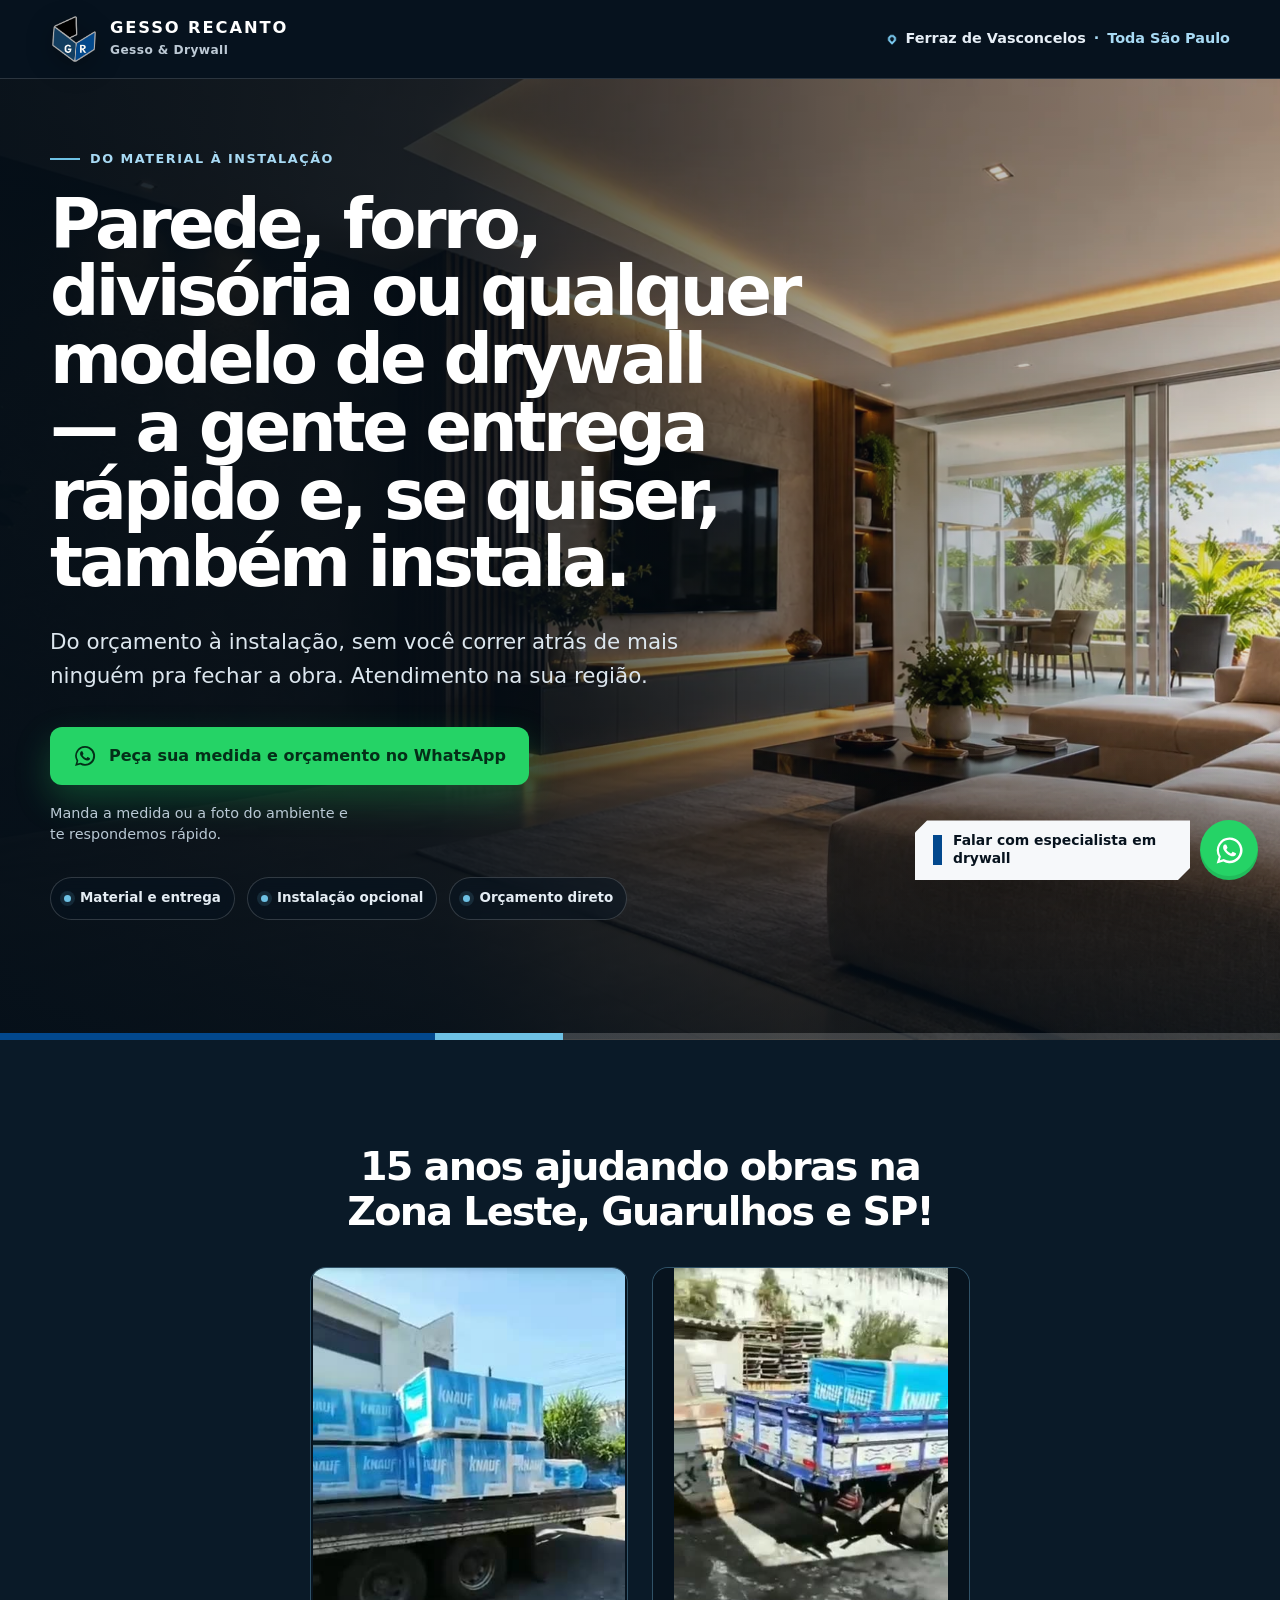
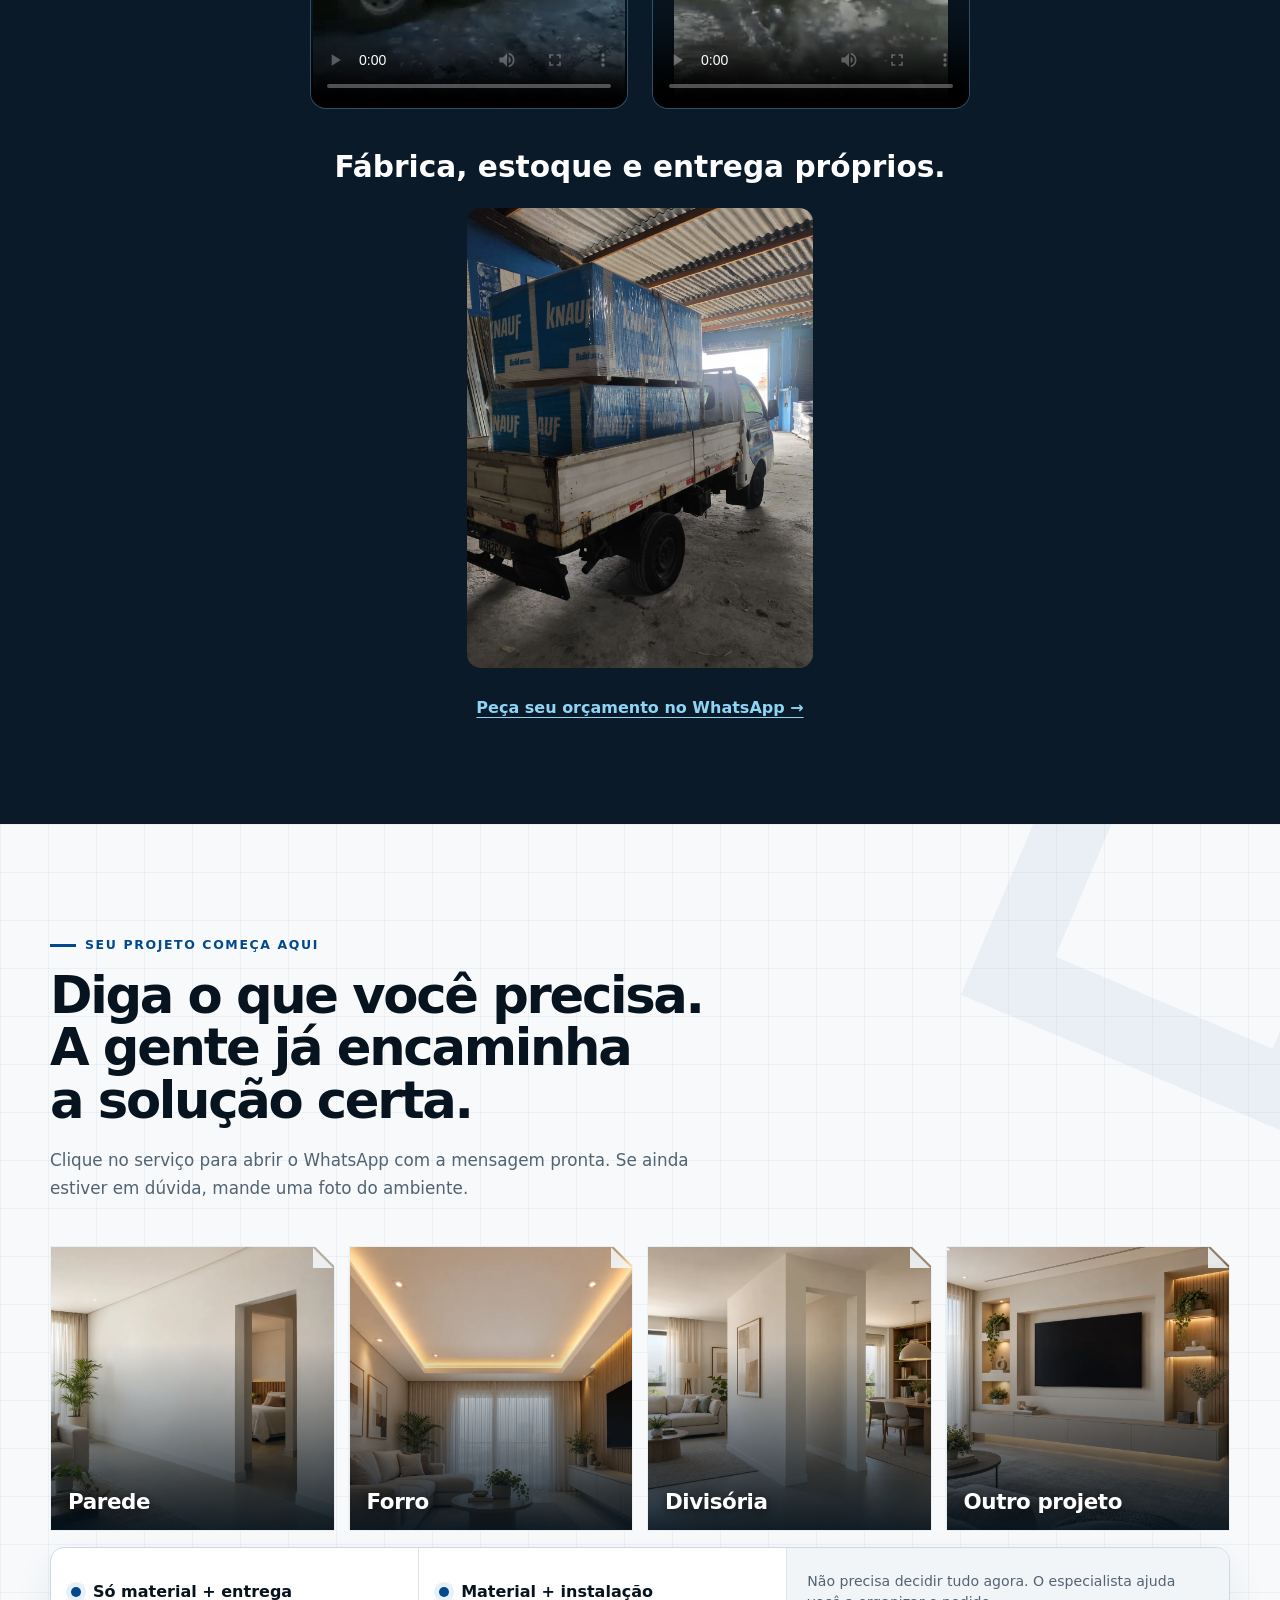
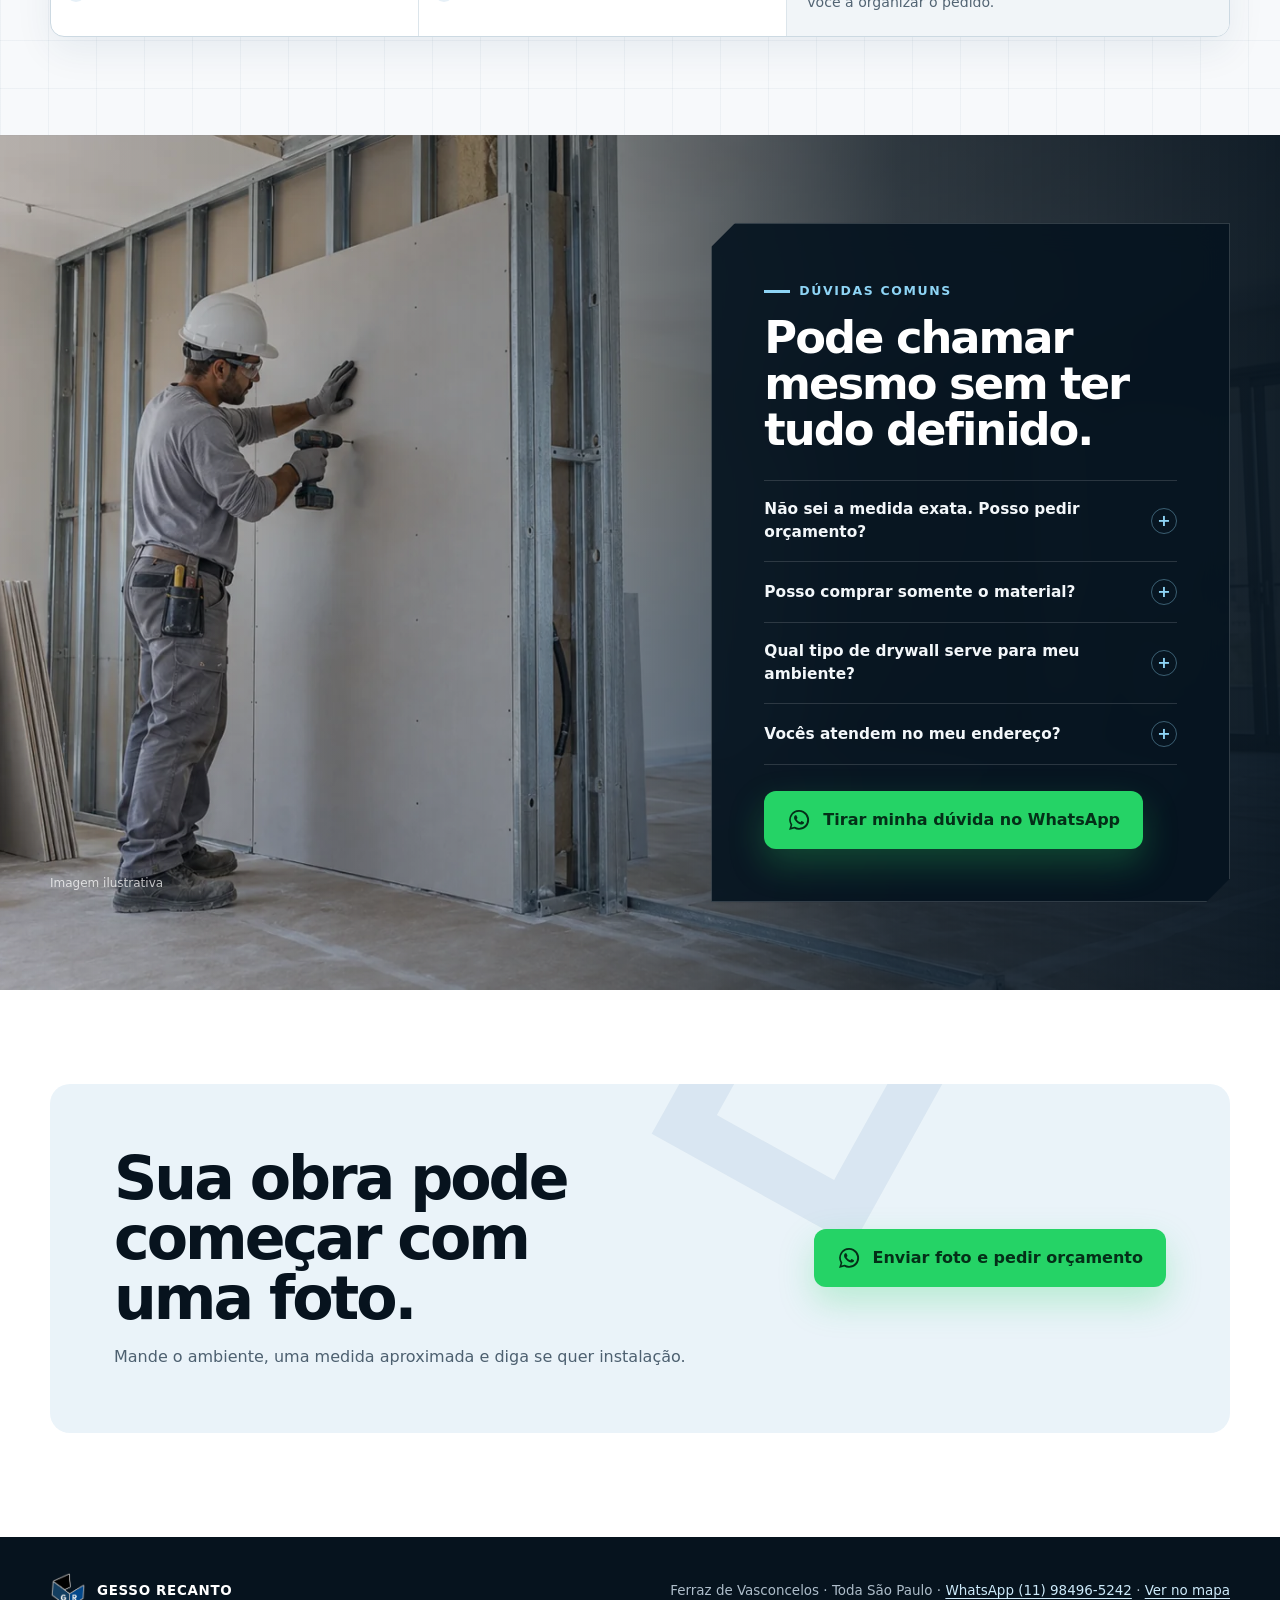
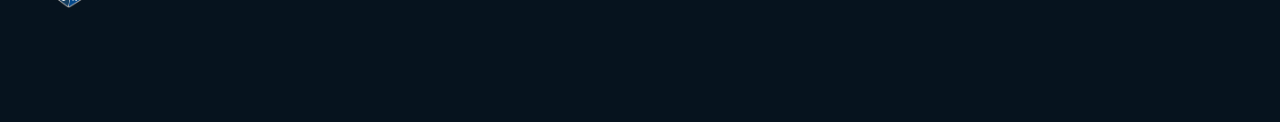
<file: index.html>
<!doctype html>
<html lang="pt-BR">
<head>
  <meta charset="utf-8">
    <script>if(location.hostname==="materiaiscompletosdrywall.gessorecantosp.com.br"&&(location.pathname==="/"||location.pathname==="/index.html"))location.replace("/materiais"+location.search+location.hash);</script>
  <script async src="https://www.googletagmanager.com/gtag/js?id=G-TDSTXCR8LR"></script>
  <script>window.dataLayer=window.dataLayer||[];function gtag(){dataLayer.push(arguments)}gtag('js',new Date());if(new URLSearchParams(location.search).has('ga_debug'))gtag('config','G-TDSTXCR8LR',{debug_mode:true});else gtag('config','G-TDSTXCR8LR');gtag('config','AW-18480970404',{groups:'gesso_ads',allow_ad_personalization_signals:false});</script>
  <script src="/analytics.js?v=20261123" defer></script>
  <meta name="viewport" content="width=device-width, initial-scale=1">
  <meta name="theme-color" content="#0b1b2a">
  <meta name="description" content="Drywall, forros, paredes e divisórias para toda São Paulo, com base em Ferraz de Vasconcelos. Consulte entrega e instalação e peça seu orçamento pelo WhatsApp.">
  <title>Gesso Recanto | Drywall, entrega e instalação</title>
  <link rel="canonical" href="https://obra-drywall.gessorecantosp.com.br/">
  <meta property="og:type" content="website">
  <meta property="og:locale" content="pt_BR">
  <meta property="og:title" content="Gesso Recanto | Drywall, entrega e instalação">
  <meta property="og:description" content="Parede, forro, divisória e outros projetos em drywall, com fornecimento, entrega e instalação opcional.">
  <meta property="og:url" content="https://obra-drywall.gessorecantosp.com.br/">
  <meta property="og:image" content="https://obra-drywall.gessorecantosp.com.br/assets/hero-drywall.webp">
  <link rel="preload" href="assets/hero-drywall.webp" as="image" type="image/webp" fetchpriority="high">
  <link rel="icon" type="image/svg+xml" href="data:image/svg+xml,%3Csvg xmlns='http://www.w3.org/2000/svg' viewBox='0 0 64 64'%3E%3Crect width='64' height='64' rx='14' fill='%2302488D'/%3E%3Cpath d='M13 17 31 8l20 9v27L32 56 13 44Z' fill='none' stroke='white' stroke-width='5' stroke-linejoin='round'/%3E%3Cpath d='M13 17 32 29l19-12M32 29v27' fill='none' stroke='white' stroke-width='5' stroke-linejoin='round'/%3E%3C/svg%3E">
  <script type="application/ld+json">
  {
    "@context": "https://schema.org",
    "@type": "HomeAndConstructionBusiness",
    "name": "Gesso Recanto",
    "url": "https://obra-drywall.gessorecantosp.com.br/",
    "telephone": "+55 11 98496-5242",
    "address": {
      "@type": "PostalAddress",
      "addressLocality": "Ferraz de Vasconcelos",
      "addressRegion": "SP",
      "addressCountry": "BR"
    }
  }
  </script>
  <style>
    :root {
      --brand: #02488d;
      --brand-dark: #133e60;
      --ink: #07131e;
      --paper: #f7f9fb;
      --white: #ffffff;
      --muted: #bdcad6;
      --whatsapp: #25d366;
      --whatsapp-dark: #128c4a;
      --line: #d9e2e9;
      --blue-light: #6ec1e4;
      --shadow: 0 22px 60px rgba(2, 15, 29, .28);
      --header-height: 78px;
    }

    *, *::before, *::after { box-sizing: border-box; }

    html { scroll-behavior: smooth; }

    [id] { scroll-margin-top: calc(var(--header-height) + 20px); }

    body {
      margin: 0;
      color: var(--white);
      background: var(--ink);
      font-family: Inter, ui-sans-serif, system-ui, -apple-system, BlinkMacSystemFont, "Segoe UI", sans-serif;
      font-size: 16px;
      line-height: 1.5;
      -webkit-font-smoothing: antialiased;
    }

    a { color: inherit; }

    .skip-link {
      position: fixed;
      z-index: 100;
      top: 12px;
      left: 12px;
      transform: translateY(-160%);
      padding: 10px 14px;
      border-radius: 8px;
      background: var(--white);
      color: var(--ink);
      font-weight: 800;
    }

    .skip-link:focus { transform: translateY(0); }

    .hero {
      position: relative;
      isolation: isolate;
      min-height: calc(100svh - var(--header-height));
      overflow: hidden;
      background-image:
        linear-gradient(90deg, rgba(4, 15, 25, .92) 0%, rgba(4, 15, 25, .82) 35%, rgba(4, 15, 25, .32) 68%, rgba(4, 15, 25, .08) 100%),
        linear-gradient(0deg, rgba(4, 15, 25, .7) 0%, transparent 34%),
        url("assets/hero-drywall.webp");
      background-position: center;
      background-size: cover;
    }

    .hero::after {
      content: "";
      position: absolute;
      z-index: -1;
      inset: auto 0 0;
      height: 7px;
      background: linear-gradient(90deg, var(--brand) 0 34%, #6ec1e4 34% 44%, rgba(255,255,255,.18) 44%);
    }

    .shell {
      width: min(1180px, calc(100% - 40px));
      margin-inline: auto;
    }

    .site-header {
      position: sticky;
      top: 0;
      z-index: 60;
      padding-top: env(safe-area-inset-top, 0px);
      border-bottom: 1px solid rgba(255,255,255,.15);
      background: rgba(7, 19, 30, .97);
      backdrop-filter: blur(12px);
    }

    .site-header__inner {
      display: flex;
      align-items: center;
      justify-content: space-between;
      gap: 24px;
      min-height: var(--header-height);
    }

    .brand-lockup {
      display: inline-flex;
      align-items: center;
      gap: 12px;
      text-decoration: none;
    }

    .brand-lockup img {
      width: 48px;
      height: 50px;
      object-fit: contain;
      filter: drop-shadow(0 7px 13px rgba(0,0,0,.3));
    }

    .brand-lockup strong {
      display: block;
      font-size: 1.02rem;
      line-height: 1.05;
      letter-spacing: .115em;
      text-transform: uppercase;
    }

    .brand-lockup small {
      display: block;
      margin-top: 5px;
      color: var(--muted);
      font-size: .76rem;
      font-weight: 650;
      letter-spacing: .035em;
    }

    .header-place {
      display: inline-flex;
      align-items: center;
      gap: 9px;
      margin: 0;
      color: #e6eef6;
      font-size: .9rem;
      font-weight: 720;
      text-align: right;
    }

    .header-place > span { display: inline-flex; align-items: center; gap: 8px; }
    .header-coverage { color: #a8daf4; }
    .header-coverage::before { content: "·"; margin-right: 8px; }

    .header-place::before {
      content: "";
      flex: 0 0 8px;
      width: 8px;
      height: 8px;
      border: 2px solid #79c8ef;
      border-radius: 50% 50% 50% 0;
      transform: rotate(-45deg);
    }

    .hero__content {
      display: grid;
      align-content: center;
      min-height: calc(100svh - var(--header-height));
      padding: 64px 0 120px;
    }

    .hero__copy { width: min(760px, 72vw); }

    .eyebrow {
      display: inline-flex;
      align-items: center;
      gap: 10px;
      margin: 0 0 22px;
      color: #a8daf4;
      font-size: .8rem;
      font-weight: 850;
      letter-spacing: .12em;
      text-transform: uppercase;
    }

    .eyebrow::before {
      content: "";
      width: 30px;
      height: 2px;
      background: #6ec1e4;
    }

    h1 {
      max-width: 780px;
      margin: 0;
      font-size: clamp(2.55rem, 5.4vw, 5.7rem);
      font-weight: 820;
      letter-spacing: -.055em;
      line-height: .98;
      text-wrap: balance;
    }

    .hero__lead {
      max-width: 675px;
      margin: 28px 0 0;
      color: #dce6ee;
      font-size: clamp(1.06rem, 1.7vw, 1.34rem);
      line-height: 1.58;
      text-wrap: pretty;
    }

    .hero__actions {
      display: flex;
      align-items: center;
      flex-wrap: wrap;
      gap: 18px;
      margin-top: 34px;
    }

    .button {
      display: inline-flex;
      align-items: center;
      justify-content: center;
      gap: 12px;
      min-height: 58px;
      padding: 15px 23px;
      border: 0;
      border-radius: 12px;
      text-decoration: none;
      font-size: 1rem;
      font-weight: 850;
      line-height: 1.25;
      transition: transform .2s ease, box-shadow .2s ease, background-color .2s ease;
    }

    .button:hover { transform: translateY(-2px); }
    .button:focus-visible { outline: 3px solid #fff; outline-offset: 3px; }

    .button--whatsapp {
      color: #042f18;
      background: var(--whatsapp);
      box-shadow: 0 15px 35px rgba(37, 211, 102, .26);
    }

    .button--whatsapp:hover {
      background: #37e476;
      box-shadow: 0 18px 44px rgba(37, 211, 102, .34);
    }

    .wa-icon {
      flex: 0 0 auto;
      width: 24px;
      height: 24px;
      fill: currentColor;
    }

    .hero__hint {
      width: min(310px, 100%);
      margin: 0;
      color: #b9c8d4;
      font-size: .9rem;
      line-height: 1.48;
    }

    .proof-row {
      display: flex;
      flex-wrap: wrap;
      gap: 12px;
      margin: 32px 0 0;
      padding: 0;
      list-style: none;
    }

    .proof-row li {
      display: inline-flex;
      align-items: center;
      gap: 9px;
      padding: 10px 13px;
      border: 1px solid rgba(255,255,255,.17);
      border-radius: 999px;
      background: rgba(6, 20, 32, .54);
      color: #e4ecf3;
      font-size: .84rem;
      font-weight: 710;
      backdrop-filter: blur(9px);
    }

    .proof-row li::before {
      content: "";
      width: 7px;
      height: 7px;
      border-radius: 50%;
      background: #6ec1e4;
      box-shadow: 0 0 0 4px rgba(110,193,228,.13);
    }

    .section-kicker {
      display: inline-flex;
      align-items: center;
      gap: 9px;
      margin: 0 0 14px;
      color: var(--brand);
      font-size: .78rem;
      font-weight: 900;
      letter-spacing: .13em;
      text-transform: uppercase;
    }

    .section-kicker::before {
      content: "";
      width: 26px;
      height: 3px;
      background: currentColor;
    }

    .section-title {
      max-width: 790px;
      margin: 0;
      color: var(--ink);
      font-size: clamp(2.05rem, 4vw, 4.25rem);
      line-height: 1.03;
      letter-spacing: -.045em;
      text-wrap: balance;
    }

    .section-lead {
      max-width: 660px;
      margin: 20px 0 0;
      color: #526372;
      font-size: 1.05rem;
      line-height: 1.65;
    }

    .offer {
      position: relative;
      overflow: hidden;
      padding: 106px 0 98px;
      background-color: var(--paper);
      background-image:
        linear-gradient(rgba(19, 62, 96, .045) 1px, transparent 1px),
        linear-gradient(90deg, rgba(19, 62, 96, .045) 1px, transparent 1px);
      background-size: 48px 48px;
    }

    .offer::before {
      content: "";
      position: absolute;
      top: -120px;
      right: -120px;
      width: 380px;
      height: 380px;
      border: 72px solid rgba(2,72,141,.055);
      transform: rotate(23deg);
      pointer-events: none;
    }

    .service-grid {
      display: grid;
      grid-template-columns: repeat(4, minmax(0, 1fr));
      gap: 14px;
      margin-top: 44px;
    }

    .service-card {
      position: relative;
      isolation: isolate;
      display: block;
      min-width: 0;
      overflow: hidden;
      aspect-ratio: 1;
      border: 1px solid rgba(255,255,255,.52);
      clip-path: polygon(0 0, calc(100% - 20px) 0, 100% 20px, 100% 100%, 0 100%);
      color: var(--white);
      background: #d5e0e8;
      box-shadow: 0 14px 36px rgba(10,38,57,.14);
      text-decoration: none;
      transition: transform .2s ease, border-color .2s ease, box-shadow .2s ease;
    }

    .service-card::before {
      content: "";
      position: absolute;
      z-index: 1;
      inset: 34% 0 0;
      background: linear-gradient(transparent, rgba(4,18,29,.91));
      pointer-events: none;
    }

    .service-card::after {
      content: "";
      position: absolute;
      z-index: 3;
      top: 0;
      right: 0;
      width: 21px;
      height: 21px;
      background: rgba(244,248,251,.88);
      clip-path: polygon(0 0, 100% 100%, 0 100%);
      pointer-events: none;
    }

    .service-card:hover {
      z-index: 1;
      transform: translateY(-5px);
      border-color: #9fc4dd;
      box-shadow: 0 19px 42px rgba(19,62,96,.12);
    }

    .service-card:focus-visible { outline: 3px solid var(--brand); outline-offset: 4px; }

    .service-card img { position: absolute; inset: 0; width: 100%; height: 100%; object-fit: cover; transition: transform .45s ease; }
    .service-card:hover img { transform: scale(1.035); }
    .service-card h3 { position: absolute; z-index: 2; right: 17px; bottom: 16px; left: 17px; margin: 0; color: #fff; font-size: clamp(1.05rem, 1.7vw, 1.34rem); line-height: 1.12; letter-spacing: -.02em; text-shadow: 0 2px 10px rgba(0,0,0,.58); }

    .choice-panel {
      display: grid;
      grid-template-columns: 1fr 1fr 1.2fr;
      margin-top: 16px;
      border: 1px solid #ccd9e2;
      border-radius: 14px;
      overflow: hidden;
      background: #fff;
      box-shadow: 0 14px 38px rgba(19,62,96,.07);
    }

    .choice-panel a,
    .choice-panel p {
      min-height: 88px;
      margin: 0;
      padding: 18px 20px;
    }

    .choice-panel a {
      display: flex;
      align-items: center;
      gap: 12px;
      border-right: 1px solid #dce5eb;
      color: var(--ink);
      text-decoration: none;
      font-weight: 840;
    }

    .choice-panel a::before {
      content: "";
      flex: 0 0 auto;
      width: 10px;
      height: 10px;
      border-radius: 50%;
      background: var(--brand);
      box-shadow: 0 0 0 5px #e6f0f7;
    }

    .choice-panel a:hover { background: #eef5fa; }

    .choice-panel p {
      display: grid;
      align-content: center;
      color: #526473;
      background: #f1f5f8;
      font-size: .88rem;
      line-height: 1.5;
    }

    .process {
      padding: 104px 0;
      background: #0a1a28;
    }

    .process-grid {
      display: block;
    }

    .process .section-title {
      max-width: 940px;
      margin-inline: auto;
      font-size: clamp(1.7rem, 3.1vw, 2.65rem);
      line-height: 1.15;
      text-align: center;
      text-wrap: balance;
    }

    .delivery-gallery {
      display: grid;
      grid-template-columns: repeat(2, minmax(0, 1fr));
      align-items: start;
      gap: 24px;
      max-width: 660px;
      margin: 32px auto 0;
    }

    .delivery-gallery figure {
      margin: 0;
      overflow: hidden;
      border: 1px solid rgba(142,212,245,.25);
      border-radius: 16px;
      background: #102737;
    }

    .delivery-gallery video {
      display: block;
      width: 100%;
      height: auto;
      aspect-ratio: 412 / 660;
      max-height: 440px;
      object-fit: contain;
      background: #07131e;
    }

    .delivery-photo {
      margin: 40px auto 0;
      text-align: center;
    }

    .delivery-photo h3 {
      margin: 0 0 22px;
      color: #fff;
      font-size: clamp(1.35rem, 2.4vw, 1.85rem);
      line-height: 1.25;
      text-wrap: balance;
    }

    .delivery-photo img {
      display: block;
      width: auto;
      height: auto;
      max-width: 100%;
      max-height: 460px;
      margin: 0 auto;
      border-radius: 14px;
      object-fit: contain;
    }

    .process .process-call { display: flex; justify-content: center; text-align: center; }

    .process .section-kicker { color: #8ed4f5; }
    .process .section-title { color: #fff; }
    .process .section-lead { color: #b7c6d2; }

    .process-call {
      display: inline-flex;
      align-items: center;
      gap: 9px;
      margin-top: 28px;
      color: #8ed4f5;
      font-weight: 830;
      text-underline-offset: 4px;
    }

    .steps {
      margin: 0;
      padding: 0;
      list-style: none;
      counter-reset: step;
    }

    .steps li {
      counter-increment: step;
      display: grid;
      grid-template-columns: 58px 1fr;
      gap: 20px;
      padding: 24px 0;
      border-top: 1px solid rgba(255,255,255,.13);
    }

    .steps li:last-child { border-bottom: 1px solid rgba(255,255,255,.13); }

    .steps li::before {
      content: "0" counter(step);
      display: grid;
      width: 48px;
      height: 48px;
      place-items: center;
      border: 1px solid rgba(142,212,245,.42);
      clip-path: polygon(8px 0, 100% 0, 100% calc(100% - 8px), calc(100% - 8px) 100%, 0 100%, 0 8px);
      color: #8ed4f5;
      background: rgba(2,72,141,.16);
      font-size: .8rem;
      font-weight: 900;
      letter-spacing: .08em;
    }

    .steps strong {
      display: block;
      margin-bottom: 5px;
      font-size: 1.15rem;
      letter-spacing: -.02em;
    }

    .steps p {
      margin: 0;
      color: #aebdca;
      font-size: .94rem;
      line-height: 1.58;
    }

    .questions {
      position: relative;
      min-height: 760px;
      display: grid;
      align-items: center;
      overflow: hidden;
      background-image:
        linear-gradient(90deg, rgba(6,19,30,.18) 0%, rgba(6,19,30,.36) 45%, rgba(6,19,30,.78) 70%, rgba(6,19,30,.94) 100%),
        url("assets/instalacao-drywall.webp");
      background-position: center;
      background-size: cover;
    }

    .questions-inner {
      display: grid;
      grid-template-columns: minmax(0, 1fr) minmax(450px, .88fr);
      gap: 72px;
      align-items: center;
      padding: 88px 0;
    }

    .image-note {
      align-self: end;
      margin: 0 0 10px;
      color: rgba(255,255,255,.72);
      font-size: .75rem;
    }

    .faq-card {
      padding: clamp(28px, 4.5vw, 52px);
      border: 1px solid rgba(255,255,255,.17);
      clip-path: polygon(24px 0, 100% 0, 100% calc(100% - 24px), calc(100% - 24px) 100%, 0 100%, 0 24px);
      background: rgba(6, 20, 32, .92);
      box-shadow: var(--shadow);
      backdrop-filter: blur(14px);
    }

    .faq-card .section-kicker { color: #8ed4f5; }
    .faq-card .section-title { color: #fff; font-size: clamp(2rem, 3.5vw, 3.45rem); }

    .faq-list { margin-top: 27px; }

    details { border-top: 1px solid rgba(255,255,255,.14); }
    details:last-child { border-bottom: 1px solid rgba(255,255,255,.14); }

    summary {
      display: grid;
      grid-template-columns: 1fr 26px;
      gap: 16px;
      align-items: center;
      padding: 17px 0;
      cursor: pointer;
      color: #f3f7fa;
      font-size: .96rem;
      font-weight: 790;
      list-style: none;
    }

    summary::-webkit-details-marker { display: none; }
    summary::after {
      content: "+";
      display: grid;
      width: 26px;
      height: 26px;
      place-items: center;
      border: 1px solid rgba(142,212,245,.38);
      border-radius: 50%;
      color: #8ed4f5;
      font-size: 1rem;
      line-height: 1;
    }
    details[open] summary::after { content: "−"; }
    summary:focus-visible { outline: 2px solid #8ed4f5; outline-offset: 3px; }

    details p {
      max-width: 590px;
      margin: -3px 38px 18px 0;
      color: #aebdca;
      font-size: .9rem;
      line-height: 1.58;
    }

    .faq-cta { margin-top: 26px; }

    .final-cta {
      padding: 94px 0 104px;
      color: var(--ink);
      background: #fff;
    }

    .final-cta__box {
      position: relative;
      display: grid;
      grid-template-columns: 1fr auto;
      gap: 40px;
      align-items: center;
      overflow: hidden;
      padding: clamp(34px, 5vw, 66px);
      border-radius: 20px;
      background: #eaf3f9;
    }

    .final-cta__box::after {
      content: "";
      position: absolute;
      top: -110px;
      right: 26%;
      width: 230px;
      height: 230px;
      border: 48px solid rgba(2,72,141,.075);
      transform: rotate(29deg);
    }

    .final-cta h2 {
      position: relative;
      z-index: 1;
      max-width: 760px;
      margin: 0;
      font-size: clamp(2.25rem, 4.7vw, 4.7rem);
      line-height: 1;
      letter-spacing: -.05em;
      text-wrap: balance;
    }

    .final-cta p {
      position: relative;
      z-index: 1;
      margin: 16px 0 0;
      color: #4d6070;
    }

    .final-cta .button { position: relative; z-index: 1; min-width: 315px; }

    .site-footer {
      padding: 35px 0 112px;
      color: #aebdca;
      background: #06131e;
      font-size: .84rem;
    }

    .footer-inner {
      display: flex;
      align-items: center;
      justify-content: space-between;
      gap: 24px;
    }

    .footer-brand {
      display: flex;
      align-items: center;
      gap: 11px;
      color: #fff;
      font-weight: 850;
      letter-spacing: .05em;
      text-transform: uppercase;
    }

    .footer-brand img { width: 36px; height: 38px; object-fit: contain; }
    .site-footer p { margin: 0; }
    .site-footer a { color: #cdeafa; text-underline-offset: 3px; }

    .action-dock {
      position: fixed;
      z-index: 40;
      right: 22px;
      bottom: 20px;
      display: flex;
      align-items: stretch;
      gap: 10px;
      filter: drop-shadow(0 18px 32px rgba(0,0,0,.28));
    }

    .specialist-button {
      position: relative;
      display: inline-flex;
      align-items: center;
      gap: 11px;
      min-height: 58px;
      max-width: 275px;
      padding: 12px 22px 12px 18px;
      clip-path: polygon(12px 0, 100% 0, 100% calc(100% - 12px), calc(100% - 12px) 100%, 0 100%, 0 12px);
      color: var(--ink);
      background: #f6f8fa;
      text-decoration: none;
      font-size: .87rem;
      font-weight: 850;
      line-height: 1.28;
    }

    .specialist-button::before {
      content: "";
      flex: 0 0 auto;
      width: 9px;
      height: 30px;
      background: var(--brand);
      animation: specialist-pulse 1.8s ease-in-out infinite;
    }

    .specialist-button:focus-visible,
    .whatsapp-float:focus-visible { outline: 3px solid white; outline-offset: 3px; }

    .whatsapp-float {
      display: inline-grid;
      width: 58px;
      min-width: 58px;
      place-items: center;
      border-radius: 50%;
      color: #fff;
      background: var(--whatsapp);
      box-shadow: inset 0 -4px 0 rgba(0,0,0,.11);
      text-decoration: none;
      animation: whatsapp-breathe 2.4s ease-in-out infinite;
    }

    .whatsapp-float .wa-icon { width: 31px; height: 31px; }

    @keyframes specialist-pulse {
      0%, 100% { opacity: .35; transform: scaleY(.58); }
      50% { opacity: 1; transform: scaleY(1); }
    }

    @keyframes whatsapp-breathe {
      0%, 100% { box-shadow: 0 0 0 0 rgba(37,211,102,.36), inset 0 -4px 0 rgba(0,0,0,.11); }
      50% { box-shadow: 0 0 0 11px rgba(37,211,102,0), inset 0 -4px 0 rgba(0,0,0,.11); }
    }

    @media (max-width: 760px) {
      :root { --header-height: 72px; }
      .shell { width: min(100% - 28px, 680px); }
      .hero {
        background-image:
          linear-gradient(180deg, rgba(4,15,25,.76) 0%, rgba(4,15,25,.72) 30%, rgba(4,15,25,.93) 82%, rgba(4,15,25,.98) 100%),
          url("assets/hero-drywall.webp");
        background-position: 61% center;
      }
      .site-header__inner { gap: 12px; }
      .brand-lockup img { width: 40px; height: 42px; }
      .brand-lockup strong { font-size: .9rem; }
      .brand-lockup small { display: none; }
      .header-place { font-size: .78rem; }
      .header-place > span { display: grid; gap: 1px; }
      .header-coverage::before { content: none; }
      .hero__content { min-height: calc(100svh - var(--header-height)); padding: 48px 0 140px; }
      .hero__copy { width: 100%; }
      h1 { font-size: clamp(2.28rem, 10vw, 4.1rem); line-height: 1; }
      .hero__lead { margin-top: 22px; font-size: 1.02rem; }
      .hero__actions { display: grid; gap: 12px; margin-top: 28px; }
      .button { width: 100%; padding-inline: 18px; }
      .hero__hint { width: 100%; }
      .proof-row { gap: 8px; margin-top: 25px; }
      .proof-row li { padding: 8px 10px; font-size: .76rem; }
      .offer, .process, .final-cta { padding-block: 74px; }
      .service-grid { grid-template-columns: 1fr 1fr; gap: 10px; margin-top: 34px; }
      .service-card { min-height: 0; }
      .service-card h3 { right: 14px; bottom: 13px; left: 14px; font-size: clamp(1rem, 4.6vw, 1.22rem); }
      .choice-panel { grid-template-columns: 1fr; }
      .choice-panel a { min-height: 70px; border-right: 0; border-bottom: 1px solid #dce5eb; }
      .choice-panel p { min-height: 78px; }
      .delivery-gallery { gap: 12px; margin-top: 24px; }
      .delivery-gallery figure { border-radius: 10px; }
      .delivery-photo { margin-top: 30px; }
      .delivery-photo img { max-height: 370px; }
      .questions { min-height: auto; background-position: 34% center; }
      .questions-inner { grid-template-columns: 1fr; gap: 38px; padding: 72px 0; }
      .image-note { align-self: auto; margin: 160px 0 0; }
      .faq-card { clip-path: polygon(16px 0, 100% 0, 100% calc(100% - 16px), calc(100% - 16px) 100%, 0 100%, 0 16px); }
      .final-cta__box { grid-template-columns: 1fr; gap: 28px; padding: 36px 24px; }
      .final-cta .button { width: 100%; min-width: 0; }
      .footer-inner { align-items: flex-start; flex-direction: column; }
      .action-dock { right: 12px; bottom: 12px; left: auto; width: min(326px, calc(100% - 24px)); gap: 8px; }
      .specialist-button { flex: 1; max-width: none; min-height: 54px; padding: 10px 12px; }
      .whatsapp-float { width: 54px; min-width: 54px; }
    }

    @media (max-width: 390px) {
      .brand-lockup { gap: 8px; }
      .brand-lockup strong { max-width: 82px; font-size: .82rem; line-height: 1.2; }
      .header-place { max-width: 142px; gap: 7px; font-size: .72rem; }
      .specialist-button { font-size: .8rem; }
      .service-grid { grid-template-columns: repeat(2, minmax(0, 1fr)); }
      .service-card { min-height: 0; }
    }

    @media (prefers-reduced-motion: reduce) {
      html { scroll-behavior: auto; }
      *, *::before, *::after { animation-duration: .01ms !important; animation-iteration-count: 1 !important; }
    }
  </style>
</head>
<body>
  <a class="skip-link" href="#conteudo">Ir para o conteúdo</a>

  <header class="site-header">
    <div class="shell site-header__inner">
      <a class="brand-lockup" href="#conteudo" aria-label="Gesso Recanto, início">
        <img src="assets/logo-gesso-recanto.png" width="314" height="324" alt="Símbolo da Gesso Recanto">
        <span>
          <strong>Gesso Recanto</strong>
          <small>Gesso &amp; Drywall</small>
        </span>
      </a>
      <p class="header-place"><span><span>Ferraz de Vasconcelos</span><span class="header-coverage">Toda São Paulo</span></span></p>
    </div>
  </header>

  <main id="conteudo">
    <section class="hero" aria-labelledby="titulo-principal">
      <div class="shell">
        <div class="hero__content">
          <div class="hero__copy">
            <p class="eyebrow">Do material à instalação</p>
            <h1 id="titulo-principal">Parede, forro, divisória ou qualquer modelo de drywall — a gente entrega rápido e, se quiser, também instala.</h1>
            <p class="hero__lead">Do orçamento à instalação, sem você correr atrás de mais ninguém pra fechar a obra. Atendimento na sua região.</p>

            <div class="hero__actions">
              <a class="button button--whatsapp" href="https://wa.me/5511984965242?text=Ol%C3%A1%2C%20vim%20pelo%20site%20da%20Gesso%20Recanto.%20Preciso%20de%20drywall%20em%20%5Bbairro%2Fcidade%5D.%20Posso%20enviar%20as%20medidas%20e%20fotos%3F%20Quero%20falar%20com%20especialista%20em%20drywall." target="_blank" rel="noopener" aria-label="Peça sua medida e orçamento no WhatsApp da Gesso Recanto">
                <svg class="wa-icon" viewBox="0 0 24 24" aria-hidden="true"><path d="M12.04 2a9.84 9.84 0 0 0-8.43 14.91L2.05 22l5.2-1.52A9.9 9.9 0 1 0 12.04 2Zm0 17.98a8.14 8.14 0 0 1-4.15-1.14l-.3-.18-3.08.9.82-3-.2-.31a8.15 8.15 0 1 1 6.91 3.73Zm4.47-6.1c-.24-.12-1.45-.72-1.67-.8-.23-.08-.39-.12-.56.12-.16.25-.63.8-.78.96-.14.17-.28.19-.52.07-.25-.12-1.03-.38-1.96-1.21-.73-.65-1.22-1.45-1.36-1.69-.15-.24-.02-.37.1-.49.11-.11.25-.28.37-.43.12-.14.16-.24.25-.41.08-.16.04-.3-.02-.43-.06-.12-.56-1.34-.76-1.83-.2-.49-.4-.42-.56-.43h-.47c-.16 0-.43.06-.65.3-.23.25-.86.84-.86 2.05 0 1.2.88 2.37 1 2.53.13.16 1.73 2.64 4.19 3.7.59.25 1.04.4 1.4.51.59.19 1.13.16 1.55.1.47-.07 1.45-.59 1.65-1.16.2-.57.2-1.06.14-1.16-.06-.1-.22-.16-.47-.28Z"/></svg>
                Peça sua medida e orçamento no WhatsApp
              </a>
              <p class="hero__hint">Manda a medida ou a foto do ambiente e te respondemos rápido.</p>
            </div>

            <ul class="proof-row" aria-label="Opções de atendimento">
              <li>Material e entrega</li>
              <li>Instalação opcional</li>
              <li>Orçamento direto</li>
            </ul>
          </div>
        </div>
      </div>
    </section>

    <section class="process" aria-labelledby="processo-title">
      <div class="shell process-grid">
        <div>
          <h2 class="section-title" id="processo-title">15 anos ajudando obras na Zona Leste, Guarulhos e SP!</h2>
        </div>
        <div class="delivery-gallery" aria-label="Estrutura e entregas da Gesso Recanto">
          <figure>
            <video controls playsinline preload="metadata" poster="assets/caminhao-entrega-capa.jpg" aria-label="Vídeo do caminhão da Gesso Recanto, sem interface de celular">
              <source src="assets/caminhao-entrega-editado.mp4" type="video/mp4">
              Seu navegador não reproduz este vídeo. <a href="assets/caminhao-entrega-editado.mp4">Assista ao vídeo do caminhão</a>.
            </video>
          </figure>
          <figure>
            <video controls playsinline preload="metadata" poster="assets/gesso-caminhao-capa.jpg" aria-label="Vídeo de entrega da Gesso Recanto, sem interface de celular">
              <source src="assets/gesso-caminhao-editado.mp4" type="video/mp4">
              Seu navegador não reproduz este vídeo. <a href="assets/gesso-caminhao-editado.mp4">Assista ao vídeo da entrega</a>.
            </video>
          </figure>
        </div>
        <div class="delivery-photo">
          <h3>Fábrica, estoque e entrega próprios.</h3>
          <img src="assets/entrega-drywall-propria.jpeg" width="1201" height="1600" loading="lazy" decoding="async" alt="Foto completa do caminhão da Gesso Recanto carregado com placas de drywall no estoque próprio">
        </div>
        <a class="process-call" data-cta="estrutura-propria" href="https://wa.me/5511984965242?text=Ol%C3%A1!%20Vi%20a%20estrutura%20e%20as%20entregas%20da%20Gesso%20Recanto.%20Quero%20um%20or%C3%A7amento%20de%20drywall%20para%20minha%20obra.%20Quero%20falar%20com%20especialista%20em%20drywall." target="_blank" rel="noopener">Peça seu orçamento no WhatsApp →</a>
      </div>
    </section>

    <section class="offer" aria-labelledby="servicos-title">
      <div class="shell">
        <p class="section-kicker">Seu projeto começa aqui</p>
        <h2 class="section-title" id="servicos-title">Diga o que você precisa. A gente já encaminha a solução certa.</h2>
        <p class="section-lead">Clique no serviço para abrir o WhatsApp com a mensagem pronta. Se ainda estiver em dúvida, mande uma foto do ambiente.</p>

        <div class="service-grid">
          <a data-cta="click_whatsapp_2" class="service-card" href="https://wa.me/5511984965242?text=Ol%C3%A1%2C%20vim%20pelo%20site.%20Preciso%20de%20uma%20parede%20de%20drywall%20e%20quero%20um%20or%C3%A7amento.%20Quero%20falar%20com%20especialista%20em%20drywall." target="_blank" rel="noopener" aria-label="Parede — pedir orçamento no WhatsApp">
            <img src="assets/card-parede.webp" width="960" height="960" alt="" loading="lazy" decoding="async">
            <h3>Parede</h3>
          </a>
          <a data-cta="click_whatsapp_3" class="service-card" href="https://wa.me/5511984965242?text=Ol%C3%A1%2C%20vim%20pelo%20site.%20Preciso%20de%20um%20forro%20de%20drywall%20e%20quero%20um%20or%C3%A7amento.%20Quero%20falar%20com%20especialista%20em%20drywall." target="_blank" rel="noopener" aria-label="Forro — pedir orçamento no WhatsApp">
            <img src="assets/card-forro.webp" width="960" height="960" alt="" loading="lazy" decoding="async">
            <h3>Forro</h3>
          </a>
          <a data-cta="click_whatsapp_4" class="service-card" href="https://wa.me/5511984965242?text=Ol%C3%A1%2C%20vim%20pelo%20site.%20Preciso%20de%20uma%20divis%C3%B3ria%20de%20drywall%20e%20quero%20um%20or%C3%A7amento.%20Quero%20falar%20com%20especialista%20em%20drywall." target="_blank" rel="noopener" aria-label="Divisória — pedir orçamento no WhatsApp">
            <img src="assets/card-divisoria.webp" width="960" height="960" alt="" loading="lazy" decoding="async">
            <h3>Divisória</h3>
          </a>
          <a data-cta="click_whatsapp_5" class="service-card" href="https://wa.me/5511984965242?text=Ol%C3%A1%2C%20vim%20pelo%20site.%20Tenho%20outro%20projeto%20em%20drywall%20e%20gostaria%20de%20falar%20com%20um%20especialista.%20Quero%20falar%20com%20especialista%20em%20drywall." target="_blank" rel="noopener" aria-label="Outro projeto — falar com especialista no WhatsApp">
            <img src="assets/card-outro-projeto.webp" width="960" height="960" alt="" loading="lazy" decoding="async">
            <h3>Outro projeto</h3>
          </a>
        </div>

        <div class="choice-panel" aria-label="Escolha entre material ou instalação completa">
          <a data-cta="click_whatsapp_6" href="https://wa.me/5511984965242?text=Ol%C3%A1%2C%20vim%20pelo%20site.%20Preciso%20somente%20do%20material%20e%20da%20entrega.%20Quero%20falar%20com%20especialista%20em%20drywall." target="_blank" rel="noopener">Só material + entrega</a>
          <a data-cta="click_whatsapp_7" href="https://wa.me/5511984965242?text=Ol%C3%A1%2C%20vim%20pelo%20site.%20Quero%20material%20e%20instala%C3%A7%C3%A3o.%20Quero%20falar%20com%20especialista%20em%20drywall." target="_blank" rel="noopener">Material + instalação</a>
          <p>Não precisa decidir tudo agora. O especialista ajuda você a organizar o pedido.</p>
        </div>
      </div>
    </section>

    <section class="questions" aria-labelledby="duvidas-title">
      <div class="shell questions-inner">
        <p class="image-note">Imagem ilustrativa</p>
        <div class="faq-card">
          <p class="section-kicker">Dúvidas comuns</p>
          <h2 class="section-title" id="duvidas-title">Pode chamar mesmo sem ter tudo definido.</h2>
          <div class="faq-list">
            <details>
              <summary>Não sei a medida exata. Posso pedir orçamento?</summary>
              <p>Sim. Envie uma foto e uma medida aproximada para iniciar a conversa. Se for necessário algum detalhe a mais, o especialista orienta você.</p>
            </details>
            <details>
              <summary>Posso comprar somente o material?</summary>
              <p>Pode. Avise que você quer material e entrega. Se preferir, também pode solicitar o orçamento com instalação.</p>
            </details>
            <details>
              <summary>Qual tipo de drywall serve para meu ambiente?</summary>
              <p>Conte onde será usado e envie uma foto. O especialista ajuda a identificar a solução adequada antes de fechar o pedido.</p>
            </details>
            <details>
              <summary>Vocês atendem no meu endereço?</summary>
              <p>Atendemos toda São Paulo, com base em Ferraz de Vasconcelos. Envie seu bairro e sua cidade pelo WhatsApp para consultar entrega e instalação na sua região.</p>
            </details>
          </div>
          <a class="button button--whatsapp faq-cta" href="https://wa.me/5511984965242?text=Ol%C3%A1%2C%20vim%20pelo%20site%20e%20tenho%20uma%20d%C3%BAvida%20sobre%20drywall.%20Quero%20falar%20com%20especialista%20em%20drywall." target="_blank" rel="noopener">
            <svg class="wa-icon" viewBox="0 0 24 24" aria-hidden="true"><path d="M12.04 2a9.84 9.84 0 0 0-8.43 14.91L2.05 22l5.2-1.52A9.9 9.9 0 1 0 12.04 2Zm0 17.98a8.14 8.14 0 0 1-4.15-1.14l-.3-.18-3.08.9.82-3-.2-.31a8.15 8.15 0 1 1 6.91 3.73Zm4.47-6.1c-.24-.12-1.45-.72-1.67-.8-.23-.08-.39-.12-.56.12-.16.25-.63.8-.78.96-.14.17-.28.19-.52.07-.25-.12-1.03-.38-1.96-1.21-.73-.65-1.22-1.45-1.36-1.69-.15-.24-.02-.37.1-.49.11-.11.25-.28.37-.43.12-.14.16-.24.25-.41.08-.16.04-.3-.02-.43-.06-.12-.56-1.34-.76-1.83-.2-.49-.4-.42-.56-.43h-.47c-.16 0-.43.06-.65.3-.23.25-.86.84-.86 2.05 0 1.2.88 2.37 1 2.53.13.16 1.73 2.64 4.19 3.7.59.25 1.04.4 1.4.51.59.19 1.13.16 1.55.1.47-.07 1.45-.59 1.65-1.16.2-.57.2-1.06.14-1.16-.06-.1-.22-.16-.47-.28Z"/></svg>
            Tirar minha dúvida no WhatsApp
          </a>
        </div>
      </div>
    </section>

    <section class="final-cta" aria-labelledby="final-title">
      <div class="shell">
        <div class="final-cta__box">
          <div>
            <h2 id="final-title">Sua obra pode começar com uma foto.</h2>
            <p>Mande o ambiente, uma medida aproximada e diga se quer instalação.</p>
          </div>
          <a class="button button--whatsapp" href="https://wa.me/5511984965242?text=Ol%C3%A1%2C%20vim%20pelo%20site%20da%20Gesso%20Recanto.%20Vou%20enviar%20uma%20foto%20do%20ambiente%20para%20pedir%20um%20or%C3%A7amento.%20Quero%20falar%20com%20especialista%20em%20drywall." target="_blank" rel="noopener">
            <svg class="wa-icon" viewBox="0 0 24 24" aria-hidden="true"><path d="M12.04 2a9.84 9.84 0 0 0-8.43 14.91L2.05 22l5.2-1.52A9.9 9.9 0 1 0 12.04 2Zm0 17.98a8.14 8.14 0 0 1-4.15-1.14l-.3-.18-3.08.9.82-3-.2-.31a8.15 8.15 0 1 1 6.91 3.73Zm4.47-6.1c-.24-.12-1.45-.72-1.67-.8-.23-.08-.39-.12-.56.12-.16.25-.63.8-.78.96-.14.17-.28.19-.52.07-.25-.12-1.03-.38-1.96-1.21-.73-.65-1.22-1.45-1.36-1.69-.15-.24-.02-.37.1-.49.11-.11.25-.28.37-.43.12-.14.16-.24.25-.41.08-.16.04-.3-.02-.43-.06-.12-.56-1.34-.76-1.83-.2-.49-.4-.42-.56-.43h-.47c-.16 0-.43.06-.65.3-.23.25-.86.84-.86 2.05 0 1.2.88 2.37 1 2.53.13.16 1.73 2.64 4.19 3.7.59.25 1.04.4 1.4.51.59.19 1.13.16 1.55.1.47-.07 1.45-.59 1.65-1.16.2-.57.2-1.06.14-1.16-.06-.1-.22-.16-.47-.28Z"/></svg>
            Enviar foto e pedir orçamento
          </a>
        </div>
      </div>
    </section>
  </main>

  <footer class="site-footer">
    <div class="shell footer-inner">
      <div class="footer-brand"><img src="assets/logo-gesso-recanto.png" width="314" height="324" alt=""> Gesso Recanto</div>
      <p>Ferraz de Vasconcelos · Toda São Paulo · <a href="https://wa.me/5511984965242?text=Ol%C3%A1%2C%20vim%20pelo%20site%20da%20Gesso%20Recanto.%20Quero%20falar%20com%20especialista%20em%20drywall." target="_blank" rel="noopener">WhatsApp (11) 98496-5242</a> · <a href="https://www.google.com/maps/search/?api=1&amp;query=Rua%20Bruno%20Altafim%2035%20Ferraz%20de%20Vasconcelos%20SP" data-cta="maps_footer" target="_blank" rel="noopener">Ver no mapa</a></p>
    </div>
  </footer>

  <aside class="action-dock" aria-label="Atalhos de atendimento pelo WhatsApp">
    <a class="specialist-button" href="https://wa.me/5511984965242?text=Ol%C3%A1%2C%20vim%20pelo%20site%20da%20Gesso%20Recanto%20e%20quero%20falar%20com%20um%20especialista%20em%20drywall." target="_blank" rel="noopener">
      Falar com especialista em drywall
    </a>
    <a class="whatsapp-float" href="https://wa.me/5511984965242?text=Ol%C3%A1%2C%20vim%20pelo%20site%20da%20Gesso%20Recanto%20e%20quero%20pedir%20um%20or%C3%A7amento.%20Quero%20falar%20com%20especialista%20em%20drywall." target="_blank" rel="noopener" aria-label="Falar com a Gesso Recanto pelo WhatsApp">
      <svg class="wa-icon" viewBox="0 0 24 24" aria-hidden="true"><path d="M12.04 2a9.84 9.84 0 0 0-8.43 14.91L2.05 22l5.2-1.52A9.9 9.9 0 1 0 12.04 2Zm0 17.98a8.14 8.14 0 0 1-4.15-1.14l-.3-.18-3.08.9.82-3-.2-.31a8.15 8.15 0 1 1 6.91 3.73Zm4.47-6.1c-.24-.12-1.45-.72-1.67-.8-.23-.08-.39-.12-.56.12-.16.25-.63.8-.78.96-.14.17-.28.19-.52.07-.25-.12-1.03-.38-1.96-1.21-.73-.65-1.22-1.45-1.36-1.69-.15-.24-.02-.37.1-.49.11-.11.25-.28.37-.43.12-.14.16-.24.25-.41.08-.16.04-.3-.02-.43-.06-.12-.56-1.34-.76-1.83-.2-.49-.4-.42-.56-.43h-.47c-.16 0-.43.06-.65.3-.23.25-.86.84-.86 2.05 0 1.2.88 2.37 1 2.53.13.16 1.73 2.64 4.19 3.7.59.25 1.04.4 1.4.51.59.19 1.13.16 1.55.1.47-.07 1.45-.59 1.65-1.16.2-.57.2-1.06.14-1.16-.06-.1-.22-.16-.47-.28Z"/></svg>
    </a>
  </aside>
</body>
</html>
</file>
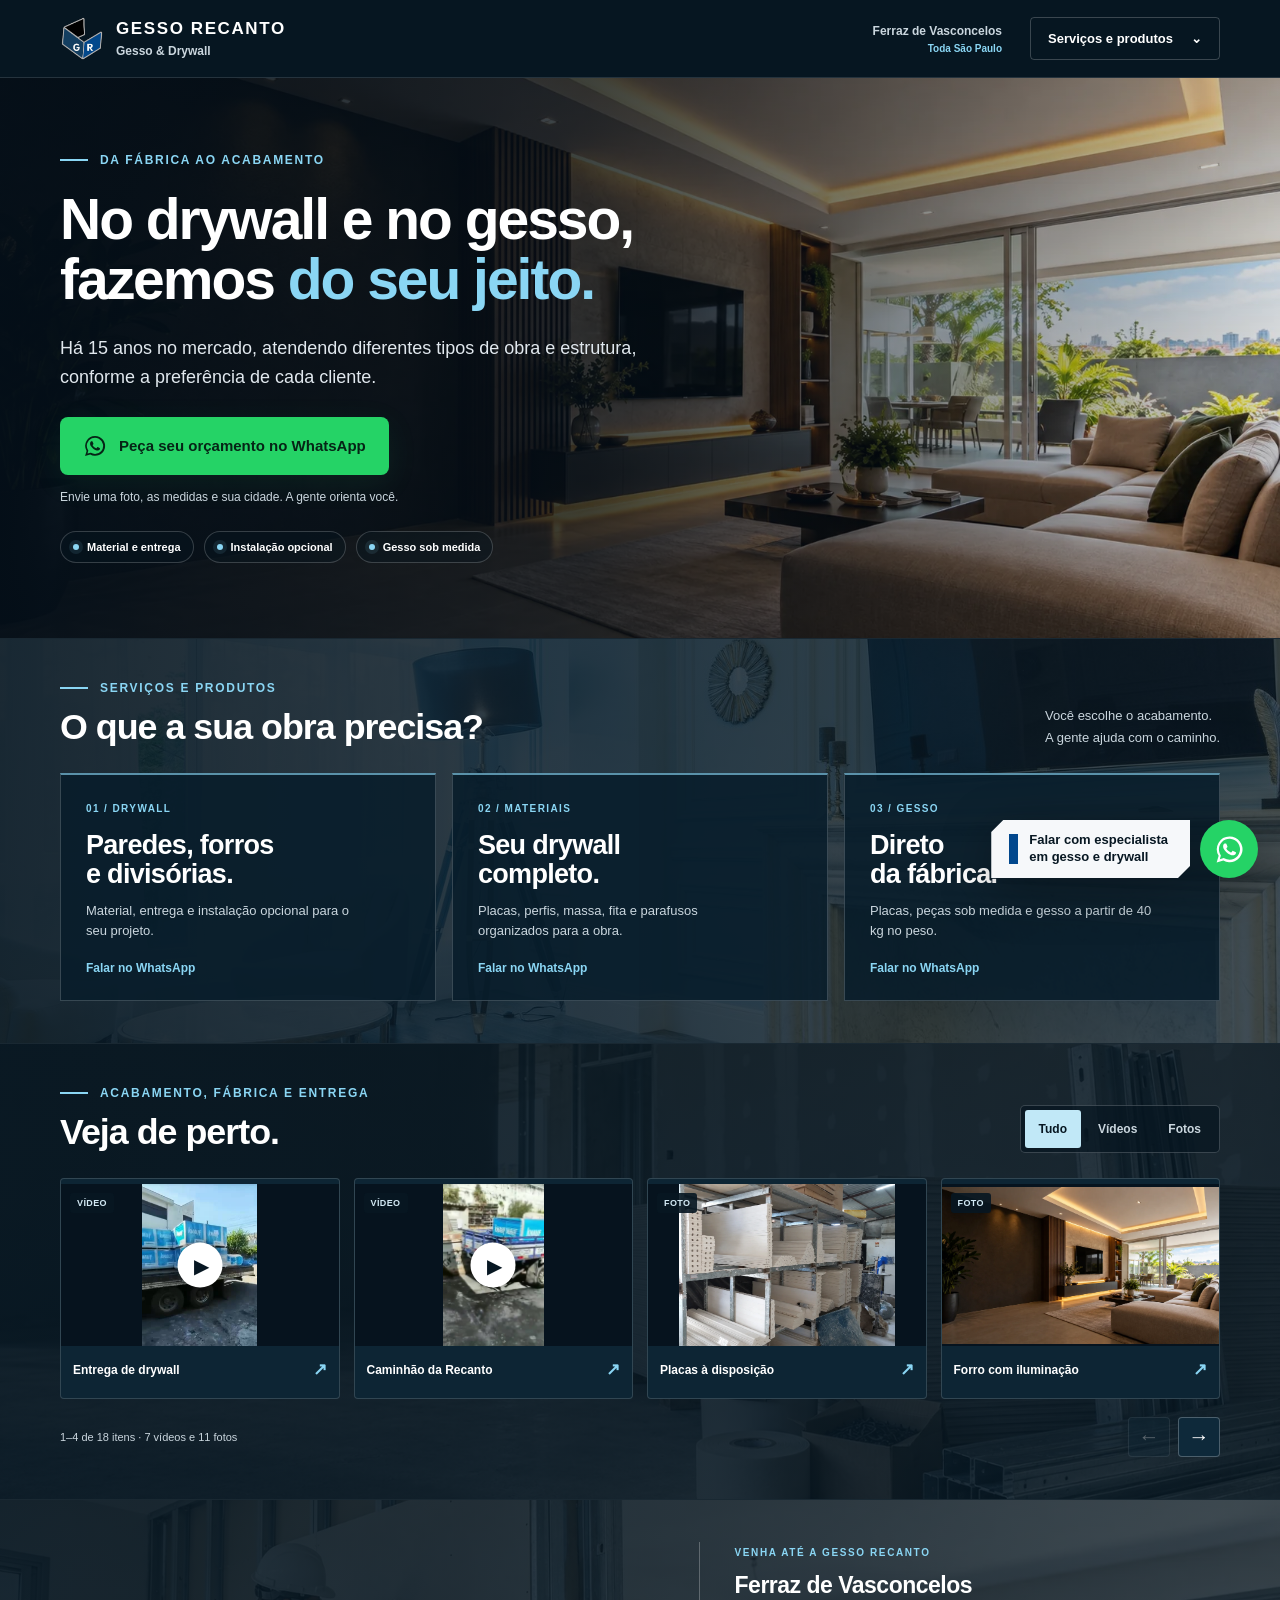
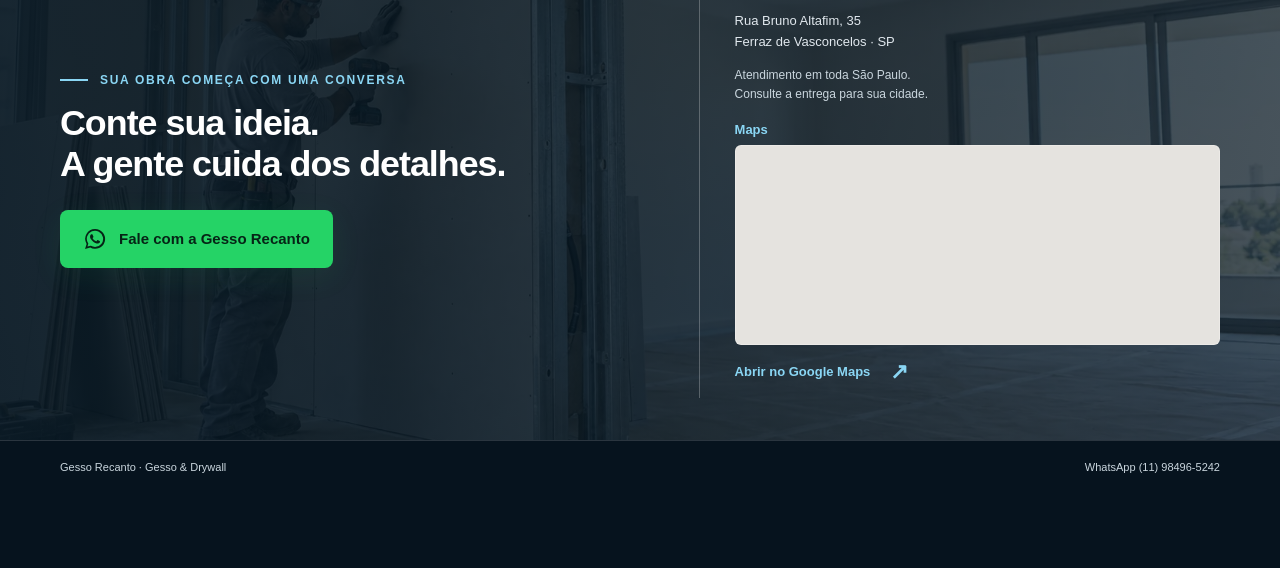
<file: principal/index.html>
<!doctype html>
<html lang="pt-BR">
<head>
<meta charset="utf-8"><meta name="viewport" content="width=device-width, initial-scale=1"><meta name="theme-color" content="#071722">
<title>Gesso Recanto | Gesso e drywall do seu jeito</title>
<meta name="description" content="Há 15 anos no mercado. Gesso, drywall, materiais, entrega e instalação para sua obra. Fale com a Gesso Recanto pelo WhatsApp.">
<link rel="canonical" href="https://gessorecantosp.com.br/"><meta property="og:type" content="website"><meta property="og:locale" content="pt_BR"><meta property="og:title" content="Gesso Recanto | Gesso e drywall do seu jeito"><meta property="og:description" content="Há 15 anos no mercado. Do material à instalação, uma solução para a sua obra.">
<link rel="icon" href="/principal/assets/logo-gesso-recanto.png"><link rel="preload" href="/principal/assets/hero-drywall.webp" as="image" fetchpriority="high"><link rel="stylesheet" href="/principal/styles.css"><script src="/principal/main.js" defer></script>
<script async src="https://www.googletagmanager.com/gtag/js?id=G-TDSTXCR8LR"></script><script>window.dataLayer=window.dataLayer||[];function gtag(){dataLayer.push(arguments)}gtag('js',new Date());gtag('config','G-TDSTXCR8LR',new URLSearchParams(location.search).has('ga_debug')?{debug_mode:true}:{});gtag('config','AW-18480970404',{groups:'gesso_ads',allow_ad_personalization_signals:false});</script>
<script type="application/ld+json">{"@context":"https://schema.org","@type":"HomeAndConstructionBusiness","name":"Gesso Recanto","url":"https://gessorecantosp.com.br/","telephone":"+55 11 98496-5242","address":{"@type":"PostalAddress","streetAddress":"Rua Bruno Altafim, 35","addressLocality":"Ferraz de Vasconcelos","addressRegion":"SP","addressCountry":"BR"}}</script>
<script src="/analytics.js?v=20261123" defer></script>
<script src="https://adeon.com.br/crm/rastreio-whatsapp.js"
        data-capture="https://pzxlvvsgprgdbydyocgb.supabase.co/functions/v1/gesso-recanto-capture"
        defer></script>
</head>
<body>
<a class="skip" href="#conteudo">Ir para o conteúdo</a>
<header class="site-header"><div class="shell header-inner">
<a class="brand" href="#conteudo" aria-label="Gesso Recanto, início"><img src="/principal/assets/logo-gesso-recanto.png" width="44" height="46" alt=""><span>GESSO RECANTO<small>Gesso &amp; Drywall</small></span></a>
<div class="header-right"><span class="place">Ferraz de Vasconcelos<small>Toda São Paulo</small></span><details class="services-menu"><summary>Serviços e produtos <span aria-hidden="true">⌄</span></summary><nav aria-label="Serviços e produtos"><a href="/drywall">Drywall e instalação <span>→</span></a><a href="/materiais-drywall">Materiais para drywall <span>→</span></a><a href="/gesso">Gesso direto da fábrica <span>→</span></a></nav></details></div>
</div></header>
<main id="conteudo">
<section class="hero wallpaper" aria-labelledby="titulo">
<img class="backdrop" src="/principal/assets/hero-drywall.webp" width="1672" height="941" alt="" fetchpriority="high">
<div class="shell hero-content"><p class="eyebrow">DA FÁBRICA AO ACABAMENTO</p><h1 id="titulo">No drywall e no gesso,<br> fazemos <span>do seu jeito.</span></h1><p class="lead">Há 15 anos no mercado, atendendo diferentes tipos de obra e estrutura, conforme a preferência de cada cliente.</p><a class="button whatsapp-link" data-location="hero" href="https://wa.me/5511984965242?text=Ol%C3%A1!%20Vim%20pelo%20site%20da%20Gesso%20Recanto%20e%20quero%20um%20or%C3%A7amento%20para%20minha%20obra." target="_blank" rel="noopener"><span class="wa-slot" aria-hidden="true"></span>Peça seu orçamento no WhatsApp</a><p class="cta-note">Envie uma foto, as medidas e sua cidade. A gente orienta você.</p><ul class="benefits"><li>Material e entrega</li><li>Instalação opcional</li><li>Gesso sob medida</li></ul></div>
</section>
<section class="services section wallpaper" id="servicos" aria-labelledby="servicos-title">
<img class="backdrop" src="/principal/assets/casa-acabamento-gesso.jpg" width="1600" height="1067" loading="lazy" alt="">
<div class="shell"><div class="section-head"><div><p class="eyebrow">SERVIÇOS E PRODUTOS</p><h2 id="servicos-title">O que a sua obra precisa?</h2></div><p>Você escolhe o acabamento.<br>A gente ajuda com o caminho.</p></div>
<div class="service-grid">
<a class="service-card whatsapp-link" data-location="servico_drywall" href="https://wa.me/5511984965242?text=Ol%C3%A1!%20Vim%20pelo%20site%20da%20Gesso%20Recanto%20e%20quero%20um%20or%C3%A7amento%20para%20drywall%2C%20entrega%20e%20instala%C3%A7%C3%A3o." target="_blank" rel="noopener"><span class="service-number">01 / DRYWALL</span><h3>Paredes, forros<br>e divisórias.</h3><p>Material, entrega e instalação opcional para o seu projeto.</p><span class="service-link">Falar no WhatsApp</span></a>
<a class="service-card whatsapp-link" data-location="servico_materiais" href="https://wa.me/5511984965242?text=Ol%C3%A1!%20Vim%20pelo%20site%20da%20Gesso%20Recanto%20e%20quero%20um%20or%C3%A7amento%20de%20materiais%20para%20drywall." target="_blank" rel="noopener"><span class="service-number">02 / MATERIAIS</span><h3>Seu drywall<br>completo.</h3><p>Placas, perfis, massa, fita e parafusos organizados para a obra.</p><span class="service-link">Falar no WhatsApp</span></a>
<a class="service-card whatsapp-link" data-location="servico_gesso" href="https://wa.me/5511984965242?text=Ol%C3%A1!%20Vim%20pelo%20site%20da%20Gesso%20Recanto%20e%20quero%20um%20or%C3%A7amento%20de%20gesso%20direto%20da%20f%C3%A1brica." target="_blank" rel="noopener"><span class="service-number">03 / GESSO</span><h3>Direto<br>da fábrica.</h3><p>Placas, peças sob medida e gesso a partir de 40 kg no peso.</p><span class="service-link">Falar no WhatsApp</span></a>
</div></div></section>
<section class="gallery section wallpaper" id="galeria" aria-labelledby="galeria-title">
<img class="backdrop" src="/principal/assets/hero-materiais-drywall.webp" width="1440" height="810" loading="lazy" alt="">
<div class="shell"><div class="section-head"><div><p class="eyebrow">ACABAMENTO, FÁBRICA E ENTREGA</p><h2 id="galeria-title">Veja de perto.</h2></div><div class="gallery-tools"><div class="filter-group" aria-label="Filtrar galeria"><button class="filter active" data-filter="all" aria-pressed="true">Tudo</button><button class="filter" data-filter="video" aria-pressed="false">Vídeos</button><button class="filter" data-filter="image" aria-pressed="false">Fotos</button></div></div></div>
<div class="media-grid" id="media-grid" aria-live="polite"></div>
<div class="gallery-bottom"><p id="gallery-status"></p><div class="gallery-pagination"><button id="gallery-prev" class="arrow-button" aria-label="Itens anteriores">←</button><button id="gallery-next" class="arrow-button" aria-label="Próximos itens">→</button></div></div>
<noscript><p>Veja as fotos e os vídeos nas páginas de <a href="/drywall">drywall</a> e <a href="/gesso">gesso</a>.</p></noscript>
</div></section>
<section class="contact section wallpaper" id="localizacao" aria-labelledby="localizacao-title">
<img class="backdrop" src="/principal/assets/instalacao-drywall.webp" width="1672" height="941" loading="lazy" alt="">
<div class="shell contact-grid"><div><p class="eyebrow">SUA OBRA COMEÇA COM UMA CONVERSA</p><h2 id="localizacao-title">Conte sua ideia.<br>A gente cuida dos detalhes.</h2><a class="button whatsapp-link" data-location="contato" href="https://wa.me/5511984965242?text=Ol%C3%A1!%20Vim%20pelo%20site%20principal%20da%20Gesso%20Recanto.%20Quero%20enviar%20as%20medidas%20e%20fotos%20para%20pedir%20um%20or%C3%A7amento." target="_blank" rel="noopener"><span class="wa-slot" aria-hidden="true"></span>Fale com a Gesso Recanto</a></div><div class="location-card"><span class="location-label">VENHA ATÉ A GESSO RECANTO</span><h3>Ferraz de Vasconcelos</h3><address>Rua Bruno Altafim, 35<br>Ferraz de Vasconcelos · SP</address><p>Atendimento em toda São Paulo.<br>Consulte a entrega para sua cidade.</p><a class="location-map-title" data-location="maps" href="https://www.google.com/maps/search/?api=1&amp;query=Gesso%20Recanto%20Rua%20Bruno%20Altafim%2035%20Ferraz%20de%20Vasconcelos%20SP" target="_blank" rel="noopener">Maps</a><div class="location-map"><iframe src="https://www.google.com/maps?q=Gesso%20Recanto%20Rua%20Bruno%20Altafim%2035%20Ferraz%20de%20Vasconcelos%20SP&amp;z=17&amp;output=embed" title="Mapa da Gesso Recanto — Rua Bruno Altafim, 35" width="400" height="200" loading="lazy" referrerpolicy="no-referrer-when-downgrade" tabindex="-1" aria-hidden="true"></iframe><a class="location-map-link" data-location="maps" href="https://www.google.com/maps/search/?api=1&amp;query=Gesso%20Recanto%20Rua%20Bruno%20Altafim%2035%20Ferraz%20de%20Vasconcelos%20SP" target="_blank" rel="noopener" aria-label="Abrir a localização da Gesso Recanto no Google Maps"></a></div><a class="map-link" data-location="maps" href="https://www.google.com/maps/search/?api=1&amp;query=Gesso%20Recanto%20Rua%20Bruno%20Altafim%2035%20Ferraz%20de%20Vasconcelos%20SP" target="_blank" rel="noopener">Abrir no Google Maps <span aria-hidden="true">↗</span></a></div></div>
</section>
</main>
<footer><div class="shell footer-inner"><span>Gesso Recanto · Gesso &amp; Drywall</span><a class="whatsapp-link" data-location="footer" href="https://wa.me/5511984965242?text=Ol%C3%A1!%20Quero%20um%20or%C3%A7amento%20com%20a%20Gesso%20Recanto." target="_blank" rel="noopener">WhatsApp (11) 98496-5242</a></div></footer>
<dialog id="media-dialog" aria-labelledby="viewer-title"><div class="viewer-header"><div><p id="viewer-category"></p><h2 id="viewer-title"></h2></div><button id="viewer-close" class="viewer-close" aria-label="Fechar visualização">×</button></div><div id="viewer-media"></div><div class="viewer-bottom"><button id="viewer-prev" class="arrow-button" aria-label="Ver item anterior">←</button><span id="viewer-count" aria-live="polite"></span><button id="viewer-next" class="arrow-button" aria-label="Ver próximo item">→</button></div></dialog>
<div class="floating-contact" aria-label="Contato rápido"><a class="specialist whatsapp-link" data-location="especialista_fixo" href="https://wa.me/5511984965242?text=Ol%C3%A1!%20Quero%20falar%20com%20um%20especialista%20em%20gesso%20e%20drywall." target="_blank" rel="noopener">Falar com especialista<br>em gesso e drywall</a><a class="whatsapp-float whatsapp-link" data-location="whatsapp_fixo" href="https://wa.me/5511984965242?text=Ol%C3%A1!%20Vim%20pelo%20site%20da%20Gesso%20Recanto%20e%20quero%20um%20or%C3%A7amento." target="_blank" rel="noopener" aria-label="Falar pelo WhatsApp"><span class="wa-slot" aria-hidden="true"></span></a></div>
</body></html>
</file>
<file: principal/styles.css>
:root{--ink:#071722;--blue:#02488d;--cyan:#8ad6f4;--green:#25d366;--muted:#cad6de;--header:78px;color-scheme:dark;font-family:Arial,Helvetica,sans-serif}
*{box-sizing:border-box}html{scroll-behavior:smooth;scroll-padding-top:95px}body{margin:0;background:var(--ink);color:#fff}a{color:inherit}button,a,summary{-webkit-tap-highlight-color:transparent}button,summary{cursor:pointer}button{font:inherit}img{max-width:100%}a:focus-visible,button:focus-visible,summary:focus-visible{outline:3px solid var(--cyan);outline-offset:5px}.shell{width:min(1160px,calc(100% - 64px));margin-inline:auto}.skip{position:fixed;top:-60px;left:15px;z-index:100;padding:12px;background:#fff;color:var(--ink)}.skip:focus{top:12px}.site-header{position:sticky;top:0;height:var(--header);z-index:30;background:#071722f5;border-bottom:1px solid #ffffff20;backdrop-filter:blur(12px)}.header-inner,.header-right{display:flex;align-items:center;justify-content:space-between;gap:28px;height:100%}.brand{display:flex;align-items:center;gap:12px;text-decoration:none;font-size:17px;letter-spacing:1.6px;font-weight:900}.brand img{object-fit:contain}.brand small{display:block;margin-top:5px;font-size:12px;font-weight:600;letter-spacing:0;color:var(--muted)}.place{font-size:12px;text-align:right;font-weight:700;color:var(--muted)}.place small{display:block;margin-top:5px;color:var(--cyan)}.services-menu{position:relative}.services-menu summary{list-style:none;padding:13px 17px;border:1px solid #ffffff35;font-size:13px;font-weight:700;display:flex;align-items:center;gap:18px;border-radius:4px}.services-menu summary::-webkit-details-marker{display:none}.services-menu[open] summary{background:#12364d;border-color:var(--cyan)}.services-menu nav{position:absolute;right:0;top:calc(100% + 13px);width:300px;padding:8px;background:#102b3d;border:1px solid #ffffff30;border-radius:6px;box-shadow:0 15px 35px #0008}.services-menu nav a{display:flex;justify-content:space-between;align-items:center;gap:14px;padding:17px 13px;font-size:14px;text-decoration:none;border-bottom:1px solid #ffffff15}.services-menu nav a:last-child{border-bottom:0}.services-menu nav a:hover{background:#ffffff0b}.services-menu nav span{color:var(--cyan)}
.wallpaper{position:relative;isolation:isolate;overflow:hidden}.backdrop{position:absolute;inset:0;width:100%;height:100%;object-fit:cover;z-index:-2}.wallpaper:after{content:"";position:absolute;inset:0;z-index:-1;background:linear-gradient(90deg,rgba(4,15,25,.94),rgba(4,15,25,.77) 46%,rgba(4,15,25,.15))}.hero{min-height:560px;display:flex;align-items:center}.hero-content{padding-block:54px;position:relative}.eyebrow{display:flex;align-items:center;gap:12px;margin:0 0 23px;font-size:12px;font-weight:850;letter-spacing:1.7px;color:var(--cyan)}.eyebrow:before{content:"";width:28px;height:2px;background:var(--cyan)}h1{max-width:770px;margin:0;font-size:clamp(42px,4.45vw,64px);line-height:1.05;letter-spacing:-2px;font-weight:900}h1 span{color:var(--cyan)}.lead{max-width:585px;margin:25px 0;font-size:18px;line-height:1.6;color:#e1e8ee}.button{display:inline-flex;align-items:center;justify-content:center;gap:12px;min-height:58px;padding:17px 23px;background:var(--green);color:#062416;font-weight:850;font-size:15px;line-height:1.3;border:0;border-radius:8px;text-decoration:none;box-shadow:0 8px 32px #25d36615}.button:hover{background:#42e980}.wa-slot{display:inline-flex;flex-shrink:0;width:24px;height:24px}.wa-slot svg{width:100%;height:100%}.cta-note{font-size:12px;line-height:1.6;color:var(--muted);margin:13px 0 24px}.benefits{list-style:none;padding:0;margin:0;display:flex;flex-wrap:wrap;gap:10px}.benefits li{display:flex;align-items:center;gap:8px;font-size:11px;font-weight:700;padding:9px 12px;border:1px solid #ffffff30;border-radius:30px;background:#07172260}.benefits li:before{content:"";width:6px;height:6px;border-radius:50%;background:var(--cyan);box-shadow:0 0 0 4px #8ad6f41a}.floating-contact{position:fixed;bottom:22px;right:22px;z-index:40;display:flex;gap:10px;filter:drop-shadow(0 12px 25px #0005)}.specialist{position:relative;display:inline-flex;align-items:center;gap:11px;min-height:58px;max-width:275px;padding:12px 22px 12px 18px;clip-path:polygon(12px 0,100% 0,100% calc(100% - 12px),calc(100% - 12px) 100%,0 100%,0 12px);color:var(--ink);background:#f6f8fa;text-decoration:none;font-size:13px;font-weight:850;line-height:1.28}.specialist:before{content:"";flex:0 0 auto;width:9px;height:30px;background:var(--blue);animation:specialist-pulse 1.8s ease-in-out infinite}.whatsapp-float{display:grid;width:58px;min-width:58px;place-items:center;border-radius:50%;color:#fff;background:var(--green);text-decoration:none;animation:whatsapp-breathe 2.4s ease-in-out infinite}.whatsapp-float .wa-slot{width:31px;height:31px}@keyframes specialist-pulse{0%,100%{opacity:.35;transform:scaleY(.58)}50%{opacity:1;transform:scaleY(1)}}@keyframes whatsapp-breathe{0%,100%{box-shadow:0 0 0 0 #25d3665c,inset 0 -4px 0 #0002}50%{box-shadow:0 0 0 11px #25d36600,inset 0 -4px 0 #0002}}
@media(max-width:760px){:root{--header:70px}.shell{width:calc(100% - 32px)}.header-inner,.header-right{gap:10px}.brand{font-size:12px;letter-spacing:1px;gap:7px;max-width:150px}.brand img{width:35px;height:38px}.brand small{font-size:10px}.place{display:none}.services-menu summary{font-size:11px;gap:9px;padding:12px 10px}.services-menu nav{width:min(300px,calc(100vw - 32px))}.hero{min-height:0;align-items:flex-start}.hero .backdrop{top:0;bottom:auto;height:auto;aspect-ratio:1672/941;object-fit:contain}.hero.wallpaper:after{background:linear-gradient(180deg,#07172208 0,#07172220 90px,#071722ce 190px,#071722 265px)}.hero-content{padding:177px 0 34px}.eyebrow{font-size:10px;margin-bottom:16px;letter-spacing:1.4px}h1{font-size:clamp(30px,8.6vw,42px);line-height:1.08;letter-spacing:-1px}h1 br{display:none}.lead{font-size:15px;line-height:1.55;margin:19px 0}.button{width:100%;font-size:13px;min-height:54px;padding:15px 13px}.cta-note{font-size:11px;margin-bottom:18px}.benefits{gap:6px}.benefits li{font-size:10px;padding:8px 9px}.floating-contact{bottom:max(12px,env(safe-area-inset-bottom));left:14px;right:14px;gap:8px}.specialist{flex:1;max-width:none;min-height:54px;font-size:12px;padding:10px 12px}.whatsapp-float{width:54px;min-width:54px}.brand small{display:none}}
@media(min-width:761px) and (max-width:960px){.shell{width:calc(100% - 40px)}.header-right{gap:15px}.place{display:none}}
@media(prefers-reduced-motion:reduce){html{scroll-behavior:auto}*,*:before,*:after{animation:none!important;transition:none!important}}
.wa-slot svg{fill:currentColor}.section{padding-block:42px;border-top:1px solid #ffffff13}.section-head{display:flex;align-items:flex-end;justify-content:space-between;gap:24px;margin-bottom:25px}.section-head .eyebrow{margin-bottom:12px}h2{margin:0;font-size:clamp(27px,2.8vw,38px);line-height:1.15;letter-spacing:-1px;font-weight:850}.section-head>p{margin:0;color:var(--muted);font-size:13px;line-height:1.65}.services.wallpaper:after{background:linear-gradient(90deg,#071722eb,#071722b8)}.service-grid{display:grid;grid-template-columns:repeat(3,1fr);gap:16px}.service-card{padding:23px 25px;background:#081d2bdb;border:1px solid #ffffff30;border-top:2px solid #8ad6f4a0;text-decoration:none;transition:background .2s,transform .2s;min-height:228px}.service-card:hover{background:#123c54ed;transform:translateY(-3px)}.service-number{font-size:10px;letter-spacing:1.4px;font-weight:750;color:var(--cyan)}.service-card h3{margin:15px 0 12px;font-size:27px;line-height:1.07;letter-spacing:-.7px}.service-card p{max-width:285px;font-size:13px;line-height:1.55;color:var(--muted);margin:0 0 20px}.service-link{display:flex;align-items:center;justify-content:space-between;color:var(--cyan);font-size:12px;font-weight:750;gap:8px}.service-link span{font-size:22px;font-weight:400}.gallery.wallpaper:after{background:linear-gradient(90deg,#071722f2,#071722d9)}.filter-group{display:flex;border:1px solid #ffffff30;border-radius:5px;padding:4px;background:#071722bb;gap:3px}.filter{padding:10px 14px;background:transparent;color:var(--muted);border:0;font-size:12px;font-weight:750;border-radius:3px;min-height:38px}.filter.active{background:#c1e8f7;color:var(--ink)}.media-grid{display:grid;grid-template-columns:repeat(4,minmax(0,1fr));gap:14px;min-height:221px}.media-card{position:relative;padding:0;text-align:left;border:1px solid #ffffff26;background:#0d2534;color:#fff;overflow:hidden;border-radius:4px}.media-card:hover{border-color:var(--cyan)}.media-thumb{height:162px;position:relative;display:flex;justify-content:center;align-items:center;background:#06131e;overflow:hidden}.media-thumb img{width:100%;height:100%;object-fit:contain;transition:opacity .2s}.media-card:hover img{opacity:.8}.media-label{padding:13px 12px;display:flex;justify-content:space-between;align-items:center;gap:8px;font-size:12px;font-weight:750}.media-label span:last-child{color:var(--cyan);font-size:17px}.play{position:absolute;left:50%;top:50%;transform:translate(-50%,-50%);display:grid;place-items:center;width:45px;height:45px;background:#fff;color:#071722;border-radius:50%;box-shadow:0 2px 25px #0008;font-size:20px;padding-left:3px}.media-type{position:absolute;left:9px;top:9px;background:#071722e6;padding:5px 7px;color:#d3e9f4;border-radius:3px;font-size:9px;font-weight:800;letter-spacing:.4px}.gallery-bottom{display:flex;align-items:center;justify-content:space-between;gap:15px;margin-top:18px}.gallery-bottom p{font-size:11px;color:var(--muted);line-height:1.6;margin:0}.gallery-pagination{display:flex;gap:8px}.arrow-button{width:42px;height:40px;border:1px solid #ffffff40;border-radius:4px;background:#0e293a;color:#fff;font-size:21px}.arrow-button:disabled{opacity:.3;cursor:default}.arrow-button:not(:disabled):hover{background:#1f4962}.contact.wallpaper:after{background:linear-gradient(90deg,#071722ed,#071722bd)}.contact-grid{display:grid;grid-template-columns:1.1fr 1fr;align-items:center;gap:65px}.contact .eyebrow{margin-bottom:16px}.contact .button{margin-top:25px}.location-card{border-left:1px solid #ffffff40;padding-left:35px}.location-label{font-size:10px;letter-spacing:1.6px;color:var(--cyan);font-weight:750}.location-card h3{font-size:23px;letter-spacing:-.5px;margin:12px 0}.location-card address{font-style:normal;font-size:13px;color:#e1e8ee;line-height:1.6}.location-card p{font-size:12px;line-height:1.6;color:var(--muted);margin:13px 0}.map-link{display:inline-flex;align-items:center;gap:20px;font-size:13px;line-height:1.5;font-weight:750;color:var(--cyan);padding:10px 0;text-decoration:none}.map-link:hover{text-decoration:underline}.map-link span{font-size:22px}footer{padding:20px 0 95px;border-top:1px solid #ffffff25;background:#06131e}.footer-inner{display:flex;justify-content:space-between;gap:15px;font-size:11px;color:var(--muted)}.footer-inner a{text-decoration:none}.footer-inner a:hover{text-decoration:underline}dialog{width:min(960px,calc(100% - 32px));padding:20px;color:#fff;background:#071722;border:1px solid #ffffff40;border-radius:8px;max-height:calc(100dvh - 30px)}dialog::backdrop{background:#000e}.viewer-header{display:flex;justify-content:space-between;align-items:flex-start;gap:15px;margin-bottom:15px}.viewer-header p{margin:0 0 7px;font-size:10px;color:var(--cyan);letter-spacing:1px}.viewer-header h2{font-size:21px;letter-spacing:-.3px}.viewer-close{width:44px;height:44px;background:#12344b;color:#fff;font-size:30px;line-height:1;border:1px solid #ffffff30;border-radius:5px}.viewer-close:hover{background:#245570}#viewer-media{height:min(64dvh,600px);display:flex;align-items:center;justify-content:center;background:#020a10}#viewer-media img,#viewer-media video{display:block;width:100%;height:100%;object-fit:contain}.viewer-bottom{display:flex;align-items:center;justify-content:center;gap:30px;margin-top:15px}.viewer-bottom span{font-size:12px;color:var(--muted)}body.viewer-open{overflow:hidden}
@media(max-width:760px){.section{padding-block:28px}.section .backdrop{bottom:auto;height:auto;object-fit:contain;opacity:.7}.section.wallpaper:after{background:linear-gradient(180deg,#07172285,#071722e6 150px,#071722 280px)}.section-head{display:block;margin-bottom:20px}.section-head .eyebrow{margin-bottom:12px;font-size:9px;letter-spacing:1px}.section-head>p{display:none}h2{font-size:27px;letter-spacing:-.7px}.service-grid{grid-template-columns:1fr;gap:9px}.service-card{position:relative;display:grid;grid-template-columns:1fr 1.14fr;grid-template-rows:auto auto;column-gap:13px;min-height:114px;padding:15px 16px;background:#0a2030e6}.service-number{font-size:9px;grid-column:1;grid-row:1}.service-card h3{grid-column:1;grid-row:2;font-size:21px;line-height:1.1;margin:8px 0 0}.service-card p{grid-column:2;grid-row:1 / span 2;font-size:11px;line-height:1.5;margin:0 0 25px}.service-link{position:absolute;left:calc(47% + 5px);right:16px;bottom:13px;font-size:10px;gap:5px}.service-link span{font-size:18px}.gallery-tools{margin-top:17px}.filter-group{display:inline-flex}.filter{font-size:11px;min-height:38px;padding:9px 17px}.media-grid{grid-template-columns:repeat(2,minmax(0,1fr));gap:10px;min-height:320px}.media-thumb{height:120px}.media-label{padding:10px 9px;font-size:10px;line-height:1.3;min-height:39px}.media-type{font-size:8px;padding:4px 6px}.play{width:35px;height:35px;font-size:15px}.gallery-bottom{margin-top:14px}.gallery-bottom p{font-size:10px;max-width:245px}.arrow-button{width:40px;height:40px}.contact-grid{grid-template-columns:1fr;gap:25px}.contact .eyebrow{font-size:9px;letter-spacing:.9px}.contact h2{font-size:27px}.contact .button{margin-top:20px}.location-card{padding:18px 0 0;border-left:0;border-top:1px solid #ffffff30}.location-label{font-size:9px}.location-card h3{font-size:21px;margin:10px 0}.location-card address{font-size:12px}.location-card p{font-size:11px;margin:9px 0}.map-link{font-size:12px;padding:8px 0}.footer-inner{display:block;font-size:10px;line-height:1.8}.footer-inner a{display:block;margin-top:7px}footer{padding:17px 0 94px}dialog{padding:15px;width:calc(100% - 20px);max-height:calc(100dvh - 20px)}.viewer-header h2{font-size:17px;line-height:1.25}.viewer-header p{font-size:9px}#viewer-media{height:64dvh}.viewer-close{flex-shrink:0}.viewer-bottom{gap:25px}}
@media(max-width:350px){.brand{font-size:10px;max-width:119px;gap:5px}.brand img{width:29px;height:32px}.services-menu summary{font-size:10px;gap:6px;padding:12px 8px}.service-card{padding:14px 12px;grid-template-columns:1fr 1fr}.service-card h3{font-size:19px}.service-card p{font-size:10px}.service-link{left:calc(50% + 5px);right:12px;font-size:9px}.specialist{font-size:11px}.media-label{font-size:9px}.gallery-bottom p{max-width:175px}}
.location-card .location-map-title{display:block;text-decoration:none;margin:18px 0 8px;color:var(--cyan);font-size:13px;font-weight:750}.location-map{position:relative;width:100%;height:200px;overflow:hidden;border:1px solid #ffffff40;border-radius:6px;background:#e5e3df}.location-map iframe{display:block;width:100%;height:100%;border:0;pointer-events:none}.location-map-link{position:absolute;inset:0;z-index:1}.location-map-link:focus-visible{outline-offset:-5px}
</file>
